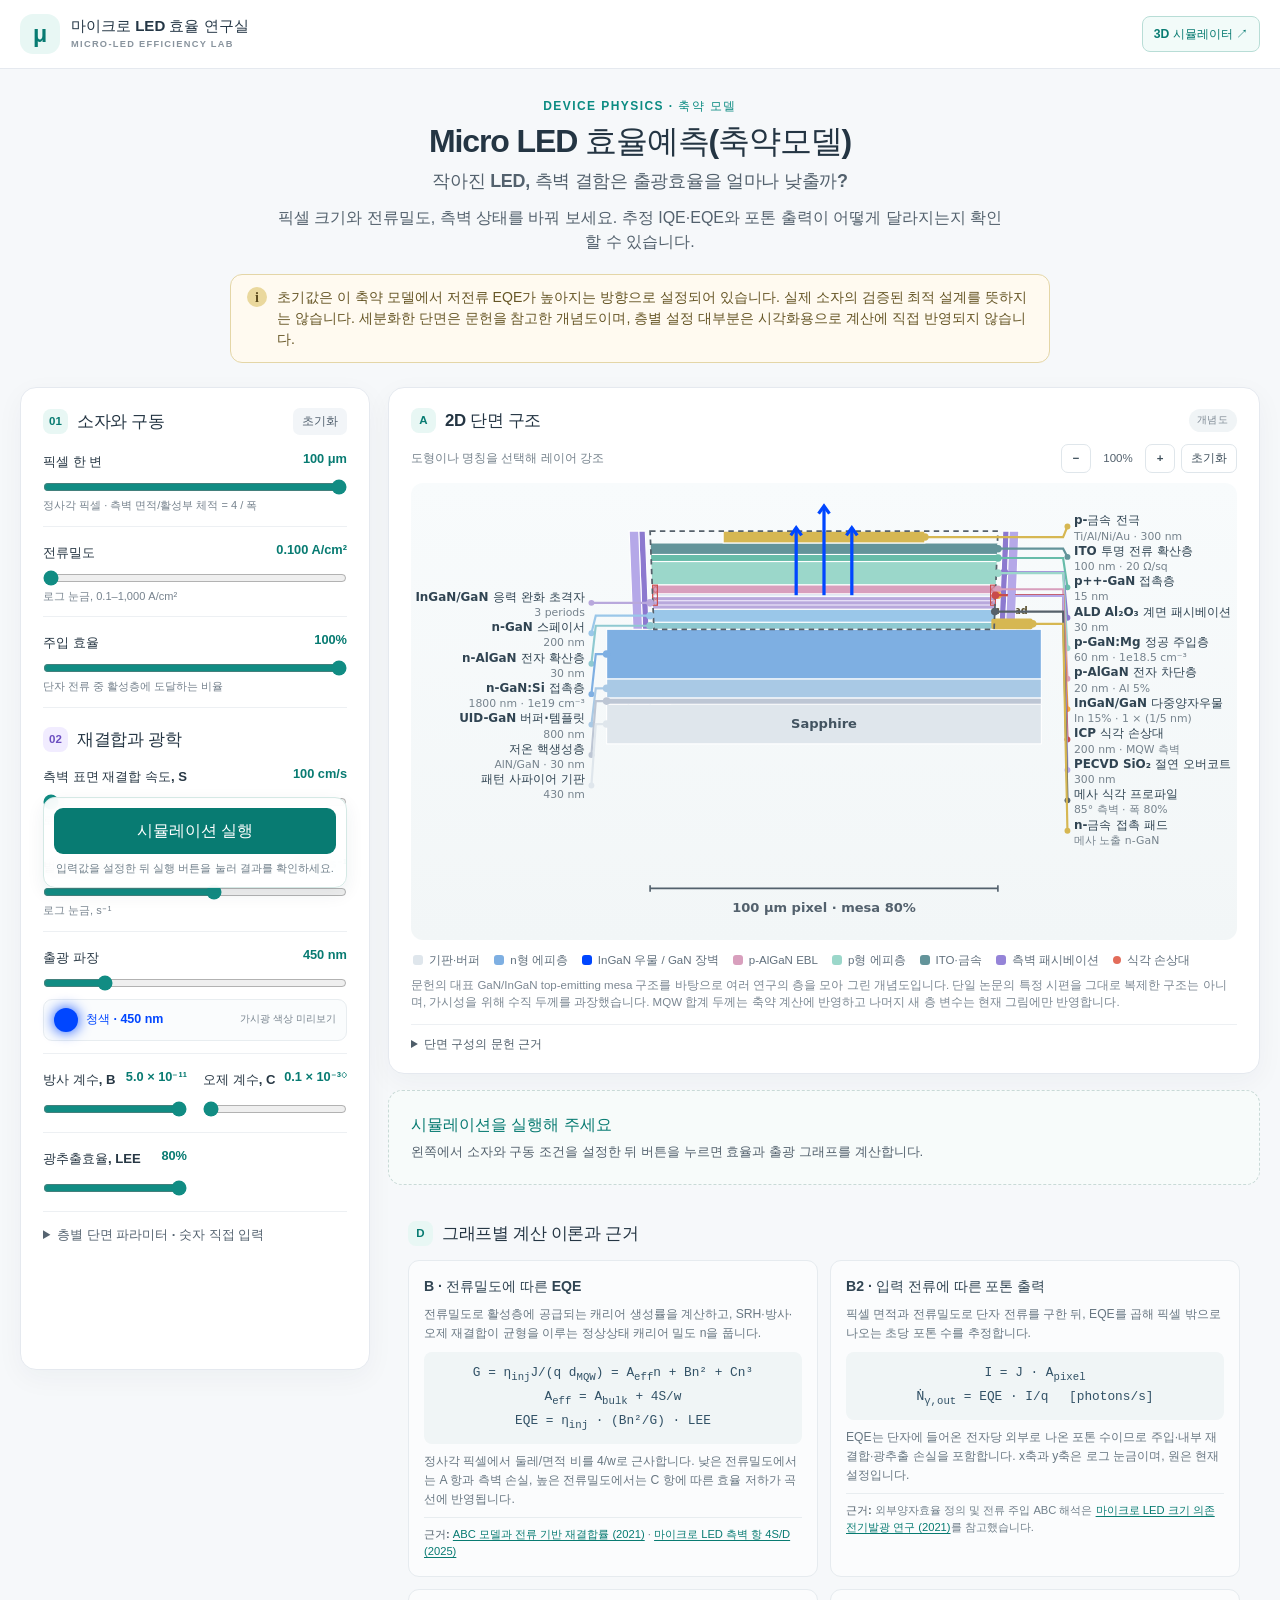
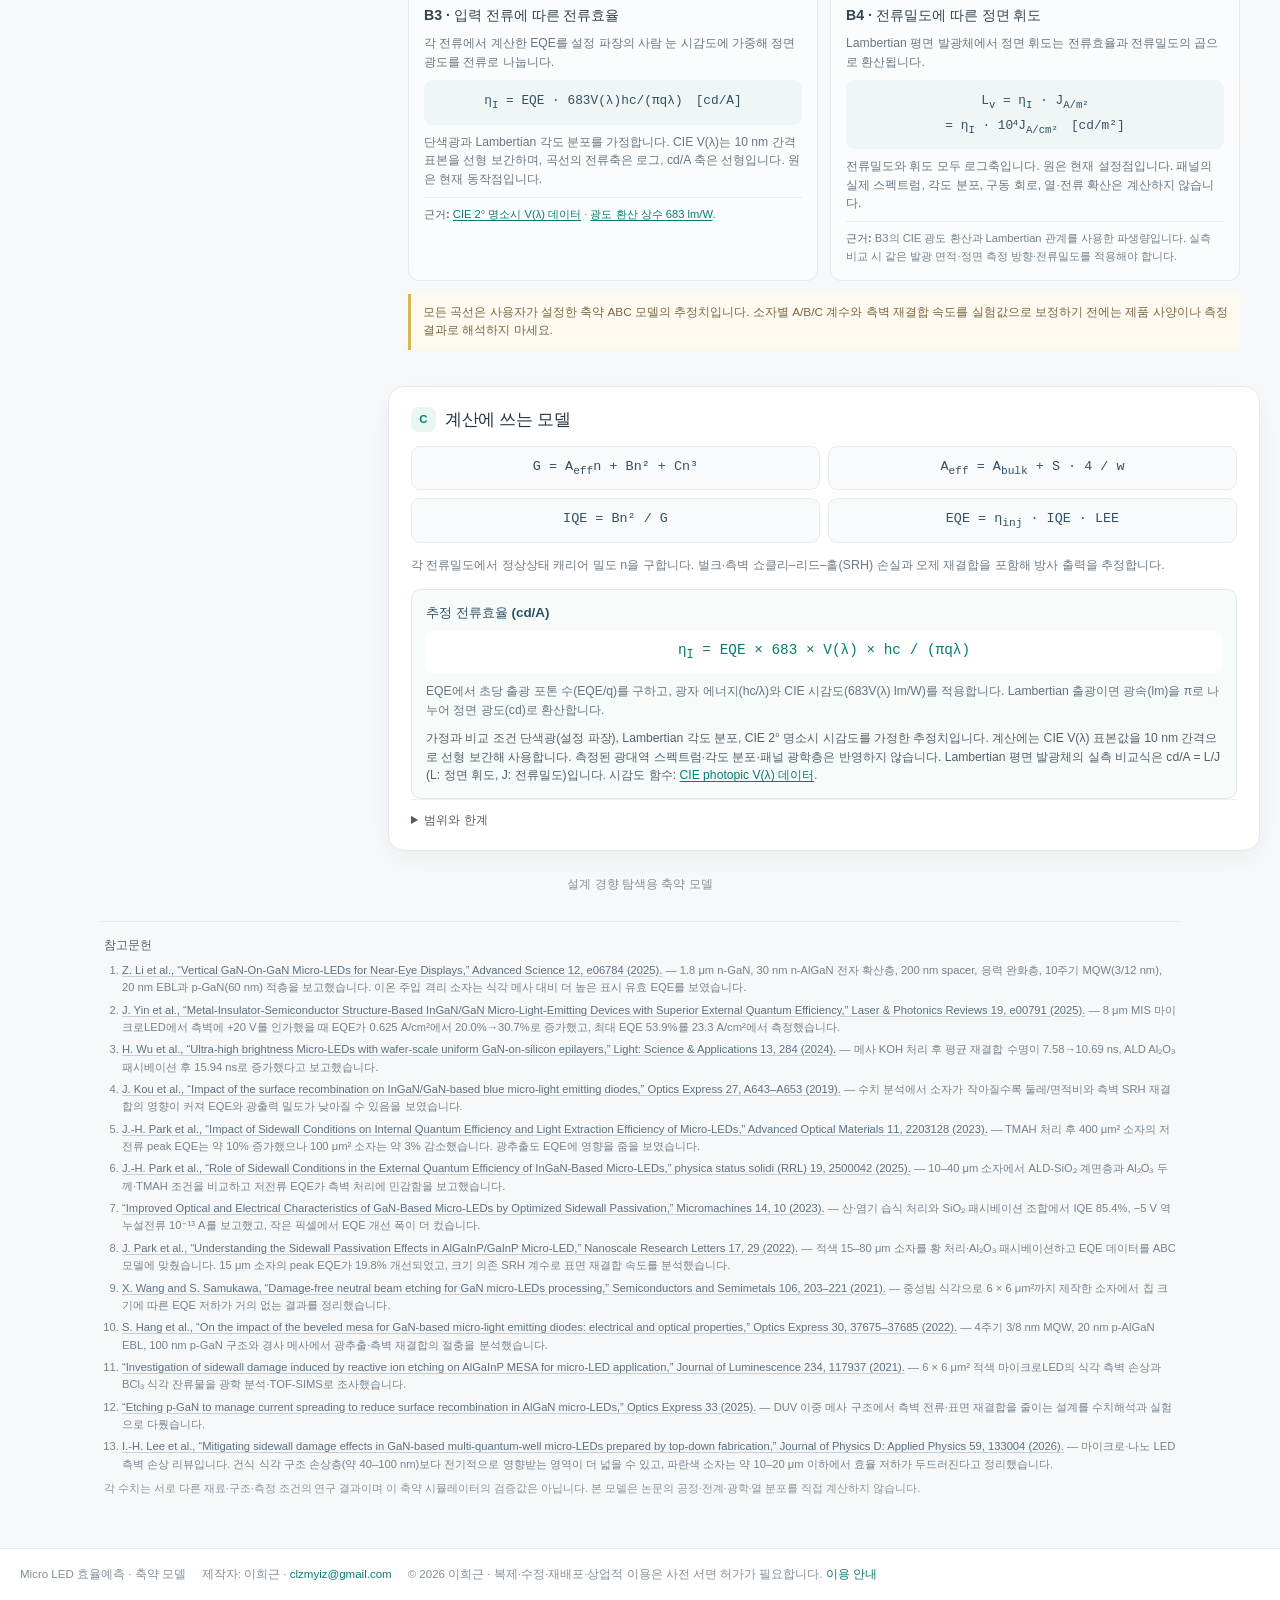
<file: site/index.html>
<!doctype html>
<html lang="ko">
<head>
<meta charset="utf-8">
<meta name="viewport" content="width=device-width, initial-scale=1">
<title>마이크로 LED 효율 시뮬레이터</title>
<meta name="description" content="마이크로 LED의 크기, 전류밀도, 표면 재결합 속도를 바꾸며 IQE·EQE와 포톤 출력을 계산해 보는 축약 모델입니다." data-en-content="A reduced model for exploring how micro-LED size, current density and surface recombination affect IQE, EQE and photon output.">
<meta name="theme-color" content="#2f6fed">
<link rel="stylesheet" href="app.css">
</head>
<body>
<nav class="nav"><div class="wrap">
  <a class="brand" href="./"><span class="brand-mark">μ</span><span class="bt"><b>마이크로 LED 효율 연구실</b><small>MICRO-LED EFFICIENCY LAB</small></span></a>
  <a class="nav-3d" href="3d/">3D 시뮬레이터 ↗</a>
</div></nav>

<main class="wrap led-page">
  <header class="led-intro">
    <p class="eyebrow" data-en="DEVICE PHYSICS · REDUCED MODEL">DEVICE PHYSICS · 축약 모델</p>
    <h1 data-en="Micro LED Efficiency Prediction (Reduced Model)">Micro LED 효율예측(축약모델)</h1>
    <p class="led-subtitle" data-en="How much do sidewall defects reduce the light output of smaller LEDs?">작아진 LED, 측벽 결함은 출광효율을 얼마나 낮출까?</p>
    <p class="lead" data-en="Change the pixel size, current density and sidewall quality. See how the estimated internal and external quantum efficiencies and photon output respond.">픽셀 크기와 전류밀도, 측벽 상태를 바꿔 보세요. 추정 IQE·EQE와 포톤 출력이 어떻게 달라지는지 확인할 수 있습니다.</p>
    <div class="model-note"><span class="note-icon">i</span><p data-en="The initial settings favor higher low-current EQE within this reduced model. They are not a validated optimum for a physical device. The detailed cross-section is literature-informed; most layer settings are visual and are not part of a calibrated TCAD model.">초기값은 이 축약 모델에서 저전류 EQE가 높아지는 방향으로 설정되어 있습니다. 실제 소자의 검증된 최적 설계를 뜻하지는 않습니다. 세분화한 단면은 문헌을 참고한 개념도이며, 층별 설정 대부분은 시각화용으로 계산에 직접 반영되지 않습니다.</p></div>
  </header>

  <section class="led-layout" aria-label="LED model controls and results">
    <aside class="panel led-controls">
      <div class="section-head"><div><span class="step">01</span><h2 data-en="Device &amp; drive">소자와 구동</h2></div><button id="reset" class="text-button" type="button" data-en="Reset">초기화</button></div>
      <div class="control-group">
        <label for="size" data-en="Pixel width">픽셀 한 변</label><output id="size-out" for="size"></output>
        <input id="size" type="range" min="1" max="100" step="1" value="100">
        <small data-en="Square pixel; sidewall area / active volume = 4 / width">정사각 픽셀 · 측벽 면적/활성부 체적 = 4 / 폭</small>
      </div>
      <div class="control-group">
        <label for="current" data-en="Current density">전류밀도</label><output id="current-out" for="current"></output>
        <input id="current" type="range" min="0" max="100" step="1" value="0">
        <small data-en="Log scale, 0.1–1,000 A/cm²">로그 눈금, 0.1–1,000 A/cm²</small>
      </div>
      <div class="control-group">
        <label for="injection" data-en="Injection efficiency">주입 효율</label><output id="injection-out" for="injection"></output>
        <input id="injection" type="range" min="50" max="100" step="1" value="100">
        <small data-en="Fraction of terminal current reaching the active region">단자 전류 중 활성층에 도달하는 비율</small>
      </div>

      <div class="section-head subhead"><div><span class="step">02</span><h2 data-en="Recombination &amp; optics">재결합과 광학</h2></div></div>
      <div class="control-group">
        <label for="srv" data-en="Sidewall recombination velocity, S">측벽 표면 재결합 속도, S</label><output id="srv-out" for="srv"></output>
        <input id="srv" type="range" min="2" max="6" step="0.05" value="2">
        <small data-en="Log scale, cm/s; lower values represent better passivation">로그 눈금, cm/s · 낮을수록 패시베이션이 좋다고 가정</small>
      </div>
      <div class="control-group">
        <label for="abulk" data-en="Bulk SRH coefficient, A">벌크 SRH 계수, A</label><output id="abulk-out" for="abulk"></output>
        <input id="abulk" type="range" min="5" max="8" step="0.00001" value="6.69897">
        <small data-en="Log scale, s⁻¹">로그 눈금, s⁻¹</small>
      </div>
      <div class="control-group">
        <label for="wavelength" data-en="Emission wavelength">출광 파장</label><output id="wavelength-out" for="wavelength"></output>
        <input id="wavelength" type="range" min="380" max="750" step="1" value="450">
        <div class="spectrum-preview"><span id="wavelength-swatch" aria-hidden="true"></span><strong id="wavelength-color">청색 · 450 nm</strong><small>가시광 색상 미리보기</small></div>
      </div>
      <div class="control-group split-control">
        <div><label for="bscale" data-en="Radiative coefficient, B">방사 계수, B</label><output id="bscale-out" for="bscale"></output><input id="bscale" type="range" min="0.5" max="5" step="0.1" value="5"></div>
        <div><label for="cscale" data-en="Auger coefficient, C">오제 계수, C</label><output id="cscale-out" for="cscale"></output><input id="cscale" type="range" min="0.1" max="10" step="0.1" value="0.1"></div>
      </div>
      <div class="control-group split-control">
        <div><label for="lee" data-en="Light extraction, LEE">광추출효율, LEE</label><output id="lee-out" for="lee"></output><input id="lee" type="range" min="5" max="80" step="1" value="80"></div>
      </div>
      <details class="advanced"><summary data-en="Layer stack parameters · numeric entry">층별 단면 파라미터 · 숫자 직접 입력</summary>
        <p class="advanced-intro">슬라이더 옆 숫자 칸에 값을 직접 입력할 수 있습니다. 도식상 두께는 비교가 쉽도록 과장했습니다. MQW의 well/barrier 합계와 소자 폭은 축약 모델에 반영하고, 나머지 층별 값은 구조 시각화용입니다.</p>
        <div class="control-group"><label for="substrate" data-en="Substrate thickness">사파이어 기판 두께</label><output id="substrate-out"></output><input id="substrate" type="range" min="50" max="1000" step="10" value="430"></div>
        <div class="control-group"><label for="mesa" data-en="Mesa width ratio">메사 폭 / 픽셀 폭</label><output id="mesa-out"></output><input id="mesa" type="range" min="40" max="95" step="1" value="80"></div>
        <div class="control-group"><label for="angle" data-en="Mesa sidewall angle">메사 측벽 각도</label><output id="angle-out"></output><input id="angle" type="range" min="70" max="90" step="1" value="85"></div>
        <div class="control-group"><label for="nucleation" data-en="Nucleation layer">저온 핵생성층</label><output id="nucleation-out"></output><input id="nucleation" type="range" min="10" max="100" step="5" value="30"></div>
        <div class="control-group"><label for="buffer" data-en="GaN buffer / template">GaN 버퍼·템플릿</label><output id="buffer-out"></output><input id="buffer" type="range" min="300" max="2000" step="50" value="800"></div>
        <div class="control-group"><label for="nlayer" data-en="n-GaN:Si thickness">n-GaN:Si 두께</label><output id="nlayer-out"></output><input id="nlayer" type="range" min="100" max="3000" step="50" value="1800"></div>
        <div class="control-group"><label for="ndoping" data-en="n-GaN donor concentration">n-GaN 도너 농도 log₁₀</label><output id="ndoping-out"></output><input id="ndoping" type="range" min="17" max="20" step="0.1" value="19"></div>
        <div class="control-group"><label for="esl" data-en="n-AlGaN electron spreading layer">n-AlGaN 전자 확산층</label><output id="esl-out"></output><input id="esl" type="range" min="0" max="100" step="5" value="30"></div>
        <div class="control-group"><label for="spacer" data-en="n-GaN spacer">n-GaN 스페이서</label><output id="spacer-out"></output><input id="spacer" type="range" min="0" max="300" step="10" value="200"></div>
        <div class="control-group"><label for="srl" data-en="Strain relaxation superlattice periods">응력 완화 초격자 주기</label><output id="srl-out"></output><input id="srl" type="range" min="0" max="8" step="1" value="3"></div>
        <div class="control-group"><label for="barrier" data-en="GaN barrier thickness">GaN 장벽 두께</label><output id="barrier-out"></output><input id="barrier" type="range" min="5" max="25" step="1" value="5"></div>
        <div class="control-group"><label for="well" data-en="InGaN quantum-well thickness">InGaN 양자우물 두께</label><output id="well-out"></output><input id="well" type="range" min="1" max="8" step="1" value="1"></div>
        <div class="control-group"><label for="wells" data-en="MQW periods">양자우물 주기 수</label><output id="wells-out"></output><input id="wells" type="range" min="1" max="12" step="1" value="1"></div>
        <div class="control-group"><label for="indium" data-en="Indium composition in wells">양자우물 인듐 조성</label><output id="indium-out"></output><input id="indium" type="range" min="8" max="35" step="1" value="15"></div>
        <div class="control-group"><label for="ebl" data-en="p-AlGaN electron blocking layer">p-AlGaN 전자 차단층</label><output id="ebl-out"></output><input id="ebl" type="range" min="5" max="50" step="1" value="20"></div>
        <div class="control-group"><label for="aluminum" data-en="Al fraction in EBL">EBL 알루미늄 조성</label><output id="aluminum-out"></output><input id="aluminum" type="range" min="5" max="40" step="1" value="5"></div>
        <div class="control-group"><label for="player" data-en="p-GaN:Mg thickness">p-GaN:Mg 두께</label><output id="player-out"></output><input id="player" type="range" min="40" max="300" step="5" value="60"></div>
        <div class="control-group"><label for="pdoping" data-en="p-GaN acceptor concentration">p-GaN 억셉터 농도 log₁₀</label><output id="pdoping-out"></output><input id="pdoping" type="range" min="17" max="20" step="0.1" value="18.5"></div>
        <div class="control-group"><label for="pcontact" data-en="p++ contact layer">p++ 접촉층</label><output id="pcontact-out"></output><input id="pcontact" type="range" min="5" max="50" step="1" value="15"></div>
        <div class="control-group"><label for="tco" data-en="ITO current spreading layer">ITO 전류 확산층</label><output id="tco-out"></output><input id="tco" type="range" min="20" max="300" step="5" value="100"></div>
        <div class="control-group"><label for="itoRs" data-en="ITO sheet resistance">ITO 면저항</label><output id="itoRs-out"></output><input id="itoRs" type="range" min="5" max="100" step="1" value="20"></div>
        <div class="control-group"><label for="metal" data-en="p-metal thickness">p-금속 전극 두께</label><output id="metal-out"></output><input id="metal" type="range" min="50" max="500" step="10" value="300"></div>
        <div class="control-group"><label for="alumina" data-en="ALD Al₂O₃ sidewall passivation">ALD Al₂O₃ 측벽막</label><output id="alumina-out"></output><input id="alumina" type="range" min="5" max="60" step="1" value="30"></div>
        <div class="control-group"><label for="sio2" data-en="PECVD SiO₂ overcoat">PECVD SiO₂ 덮개막</label><output id="sio2-out"></output><input id="sio2" type="range" min="50" max="500" step="10" value="300"></div>
        <div class="control-group"><label for="damage" data-en="Etch damage depth">식각 손상층 깊이</label><output id="damage-out"></output><input id="damage" type="range" min="20" max="1500" step="20" value="200"></div>
        <div class="computed-layer">모델 유효 활성층 두께 <strong id="active-out">—</strong><small>양자우물 수 × (well + barrier) · 전류밀도→캐리어 생성률 계산에 사용</small></div>
      </details>
      <div class="run-action">
        <button id="run-simulation" type="button">시뮬레이션 실행</button>
        <small id="run-status" role="status">입력값을 설정한 뒤 실행 버튼을 눌러 결과를 확인하세요.</small>
      </div>
    </aside>

    <div class="led-results">
      <section class="panel structure-panel">
        <div class="section-head"><div><span class="step">A</span><h2 data-en="2D cross-section">2D 단면 구조</h2></div><span class="micro-tag" data-en="SCHEMATIC">개념도</span></div>
        <div class="structure-tools" role="group" aria-label="단면 확대·축소">
          <span>도형이나 명칭을 선택해 레이어 강조</span>
          <div><button id="zoom-out" type="button" aria-label="단면 축소" title="축소">−</button><output id="zoom-level">100%</output><button id="zoom-in" type="button" aria-label="단면 확대" title="확대">+</button><button id="zoom-reset" type="button">초기화</button></div>
        </div>
        <div class="structure-graphic">
          <svg id="cross-section" viewBox="120 160 760 420" role="img" aria-labelledby="cross-title cross-desc">
            <title id="cross-title">마이크로 LED 에피택시·메사 단면 구조</title><desc id="cross-desc">사파이어부터 n-GaN, 전자 확산층, 스페이서, 응력 완화 초격자, 다중양자우물, 전자 차단층, p-GaN, ITO와 금속 전극까지의 단면입니다. 메사 측벽에는 식각 손상 영역과 이중 패시베이션막이 표시됩니다.</desc>
            <defs><pattern id="substrate-pattern" width="12" height="12" patternUnits="userSpaceOnUse"><path d="M0 12 12 0" stroke="#9ba7b2" stroke-width="1" opacity=".3"/></pattern><pattern id="damage-pattern" width="6" height="6" patternUnits="userSpaceOnUse"><path d="M0 0 6 6M6 0 0 6" stroke="#c94b4b" stroke-width="1" opacity=".55"/></pattern></defs>
            <g id="device-layers"></g><g id="sidewall-structure"></g><g id="device-callouts"></g>
            <g id="photon-arrows" class="photon" fill="none" stroke="#e4a42e" stroke-width="3"></g>
            <path id="mesa-dimension" d="M350 530v6m0-3h240m0-3v6" stroke="#53616d" stroke-width="1.5"/><text id="size-label" x="500" y="555" text-anchor="middle" class="svg-dim">10 μm mesa</text>
          </svg>
        </div>
        <div class="legend-row"><span><i class="swatch sw-substrate"></i>기판·버퍼</span><span><i class="swatch sw-n"></i>n형 에피층</span><span><i id="active-swatch" class="swatch sw-active"></i>InGaN 우물 / GaN 장벽</span><span><i class="swatch sw-ebl"></i>p-AlGaN EBL</span><span><i class="swatch sw-p"></i>p형 에피층</span><span><i class="swatch sw-contact"></i>ITO·금속</span><span><i class="swatch sw-pass"></i>측벽 패시베이션</span><span><i class="swatch sw-defect"></i>식각 손상대</span></div>
        <p class="structure-caption">문헌의 대표 GaN/InGaN top-emitting mesa 구조를 바탕으로 여러 연구의 층을 모아 그린 개념도입니다. 단일 논문의 특정 시편을 그대로 복제한 구조는 아니며, 가시성을 위해 수직 두께를 과장했습니다. MQW 합계 두께는 축약 계산에 반영하고 나머지 새 층 변수는 현재 그림에만 반영합니다.</p>
        <details class="structure-sources"><summary>단면 구성의 문헌 근거</summary><ul>
          <li><a href="https://doi.org/10.1002/advs.202506784" target="_blank" rel="noreferrer">Vertical GaN-on-GaN Micro-LEDs for Near-Eye Displays (Advanced Science, 2025)</a> — n-AlGaN 전자 확산층, n-GaN 스페이서, 응력 완화 초격자, MQW/EBL, ITO 및 Al₂O₃/SiO₂ 이중 측벽막.</li>
          <li><a href="https://doi.org/10.1002/lpor.202500791" target="_blank" rel="noreferrer">Metal-Insulator-Semiconductor Structure-Based InGaN/GaN Micro-LEDs (Laser &amp; Photonics Reviews, 2025)</a> — n-GaN/초격자/9주기 MQW/p-AlGaN EBL/p-GaN/ITO 적층과 절연 측벽 구조.</li>
          <li><a href="https://www.nature.com/articles/s41377-024-01639-3" target="_blank" rel="noreferrer">Ultra-high brightness Micro-LEDs with wafer-scale uniform GaN-on-silicon epilayers (Light: Science &amp; Applications, 2024)</a> — 메사 식각·세정과 ALD Al₂O₃ 측벽 결함 패시베이션 분석.</li>
        </ul></details>
      </section>

      <section id="run-prompt" class="panel run-prompt" aria-live="polite">
        <strong>시뮬레이션을 실행해 주세요</strong>
        <span>왼쪽에서 소자와 구동 조건을 설정한 뒤 버튼을 누르면 효율과 출광 그래프를 계산합니다.</span>
      </section>
      <div id="sim-results" class="sim-results" hidden>
      <section class="stats led-stats" aria-live="polite">
        <article class="stat-card stat-primary"><span data-en="External quantum efficiency · EQE">외부양자효율 · EQE</span><strong id="eqe-value">—</strong><small data-en="photons out / electrons in">출광 포톤 / 주입 전자</small></article>
        <article class="stat-card"><span data-en="Internal quantum efficiency · IQE">내부양자효율 · IQE</span><strong id="iqe-value">—</strong><small data-en="radiative recombination share">방사 재결합 비율</small></article>
        <article class="stat-card"><span data-en="Photon output">포톤 출력</span><strong id="photon-value">—</strong><small data-en="photons per second">초당 포톤 수</small></article>
        <article class="stat-card"><span data-en="Optical power">광출력</span><strong id="power-value">—</strong><small id="current-value">—</small></article>
      </section>

      <div class="chart-pair">
      <section class="panel chart-panel">
        <div class="section-head"><div><span class="step">B</span><h2 data-en="Efficiency vs. current density">전류밀도에 따른 효율</h2></div><span class="chart-legend"><i></i><span data-en="EQE">EQE</span></span></div>
        <p class="chart-intro" data-en="The dot marks the current setting. Lower pixels are more sensitive to the same sidewall recombination velocity.">점은 현재 설정입니다. 같은 측벽 재결합 속도에서도 픽셀이 작을수록 표면 손실 영향이 커집니다.</p>
        <canvas id="eqe-chart" aria-label="전류밀도에 따른 EQE 그래프"></canvas>
        <div class="chart-foot"><span data-en="Current density (A/cm²) · log scale">전류밀도 (A/cm²) · 로그 눈금</span><span id="surface-loss">—</span></div>
      </section>

      <section class="panel chart-panel">
        <div class="section-head"><div><span class="step">B2</span><h2 data-en="Photon output vs. input current">입력 전류에 따른 포톤 출광</h2></div><span class="chart-legend photon-legend"><i></i><span data-en="Photons / second">포톤 / 초</span></span></div>
        <p class="chart-intro" data-en="This is the estimated external photon rate leaving the pixel. The dot marks the selected operating point.">픽셀 밖으로 나오는 외부 포톤률 추정치입니다. 점은 선택한 동작 지점을 표시합니다.</p>
        <canvas id="photon-chart" aria-label="입력 전류에 따른 포톤 출력 그래프"></canvas>
        <div class="chart-foot"><span data-en="Input current (A) · log scale">입력 전류 (A) · 로그 눈금</span><span data-en="Output photons / second · log scale">출광 포톤 / 초 · 로그 눈금</span></div>
      </section>
      </div>

      <div class="chart-pair">
      <section class="panel chart-panel current-efficiency-panel">
        <div class="section-head"><div><span class="step">B3</span><h2 data-en="Predicted current efficiency vs. input current">입력 전류에 따른 Cd/A 예측치</h2></div><span class="chart-legend current-efficiency-legend"><i></i><span>cd/A</span></span></div>
        <p class="chart-intro" data-en="Estimated from EQE and the selected wavelength, assuming monochromatic Lambertian emission. The dot marks the selected operating point.">EQE와 설정 파장으로 계산한 추정치입니다. 단색광·Lambertian 출광을 가정하며, 점은 현재 동작 지점을 표시합니다.</p>
        <canvas id="current-efficiency-chart" aria-label="입력 전류에 따른 추정 전류효율 cd/A 그래프"></canvas>
        <div class="chart-foot"><span data-en="Input current (A) · log scale">입력 전류 (A) · 로그 눈금</span><span data-en="Current efficiency (cd/A) · linear scale">전류효율 (cd/A) · 선형 눈금</span></div>
      </section>
      <section class="panel chart-panel luminance-panel">
        <div class="section-head"><div><span class="step">B4</span><h2 data-en="Predicted luminance vs. current density">전류밀도에 따른 정면 휘도</h2></div><span class="chart-legend luminance-legend"><i></i><span>cd/m²</span></span></div>
        <p class="chart-intro" data-en="Estimated normal luminance using L = current efficiency × current density. Current density is converted to A/m²; Lambertian emission is assumed.">L = 전류효율 × 전류밀도 관계로 추정한 정면 휘도입니다. 계산 시 전류밀도를 A/m²로 환산하고 Lambertian 출광을 가정합니다.</p>
        <canvas id="luminance-chart" aria-label="전류밀도에 따른 추정 정면 휘도 그래프"></canvas>
        <div class="chart-foot"><span data-en="Current density (A/cm²) · log scale">전류밀도 (A/cm²) · 로그 눈금</span><span data-en="Normal luminance (cd/m²) · log scale">정면 휘도 (cd/m²) · 로그 눈금</span></div>
      </section>
      </div>
      </div>

      <section class="panel graph-methods" aria-labelledby="graph-methods-title">
        <div class="section-head"><div><span class="step">D</span><h2 id="graph-methods-title">그래프별 계산 이론과 근거</h2></div></div>
        <div class="graph-method-grid">
          <article class="graph-method">
            <h3>B · 전류밀도에 따른 EQE</h3>
            <p>전류밀도로 활성층에 공급되는 캐리어 생성률을 계산하고, SRH·방사·오제 재결합이 균형을 이루는 정상상태 캐리어 밀도 n을 풉니다.</p>
            <code>G = η<sub>inj</sub>J/(q d<sub>MQW</sub>) = A<sub>eff</sub>n + Bn² + Cn³<br>A<sub>eff</sub> = A<sub>bulk</sub> + 4S/w<br>EQE = η<sub>inj</sub> · (Bn²/G) · LEE</code>
            <p>정사각 픽셀에서 둘레/면적 비를 4/w로 근사합니다. 낮은 전류밀도에서는 A 항과 측벽 손실, 높은 전류밀도에서는 C 항에 따른 효율 저하가 곡선에 반영됩니다.</p>
            <p class="graph-method-source"><strong>근거:</strong> <a href="https://pmc.ncbi.nlm.nih.gov/articles/PMC8064358/" target="_blank" rel="noreferrer">ABC 모델과 전류 기반 재결합률 (2021)</a> · <a href="https://onlinelibrary.wiley.com/doi/10.1002/lpor.202500791" target="_blank" rel="noreferrer">마이크로 LED 측벽 항 4S/D (2025)</a></p>
          </article>
          <article class="graph-method">
            <h3>B2 · 입력 전류에 따른 포톤 출력</h3>
            <p>픽셀 면적과 전류밀도로 단자 전류를 구한 뒤, EQE를 곱해 픽셀 밖으로 나오는 초당 포톤 수를 추정합니다.</p>
            <code>I = J · A<sub>pixel</sub><br>Ṅ<sub>γ,out</sub> = EQE · I/q 　[photons/s]</code>
            <p>EQE는 단자에 들어온 전자당 외부로 나온 포톤 수이므로 주입·내부 재결합·광추출 손실을 포함합니다. x축과 y축은 로그 눈금이며, 원은 현재 설정입니다.</p>
            <p class="graph-method-source"><strong>근거:</strong> 외부양자효율 정의 및 전류 주입 ABC 해석은 <a href="https://pmc.ncbi.nlm.nih.gov/articles/PMC8064358/" target="_blank" rel="noreferrer">마이크로 LED 크기 의존 전기발광 연구 (2021)</a>를 참고했습니다.</p>
          </article>
          <article class="graph-method">
            <h3>B3 · 입력 전류에 따른 전류효율</h3>
            <p>각 전류에서 계산한 EQE를 설정 파장의 사람 눈 시감도에 가중해 정면 광도를 전류로 나눕니다.</p>
            <code>η<sub>I</sub> = EQE · 683V(λ)hc/(πqλ)　[cd/A]</code>
            <p>단색광과 Lambertian 각도 분포를 가정합니다. CIE V(λ)는 10 nm 간격 표본을 선형 보간하며, 곡선의 전류축은 로그, cd/A 축은 선형입니다. 원은 현재 동작점입니다.</p>
            <p class="graph-method-source"><strong>근거:</strong> <a href="https://cie.co.at/datatable/cie-spectral-luminous-efficiency-photopic-vision" target="_blank" rel="noreferrer">CIE 2° 명소시 V(λ) 데이터</a> · <a href="https://cie.co.at/eilvterm/17-21-090" target="_blank" rel="noreferrer">광도 환산 상수 683 lm/W</a>.</p>
          </article>
          <article class="graph-method">
            <h3>B4 · 전류밀도에 따른 정면 휘도</h3>
            <p>Lambertian 평면 발광체에서 정면 휘도는 전류효율과 전류밀도의 곱으로 환산됩니다.</p>
            <code>L<sub>v</sub> = η<sub>I</sub> · J<sub>A/m²</sub><br>= η<sub>I</sub> · 10⁴J<sub>A/cm²</sub>　[cd/m²]</code>
            <p>전류밀도와 휘도 모두 로그축입니다. 원은 현재 설정점입니다. 패널의 실제 스펙트럼, 각도 분포, 구동 회로, 열·전류 확산은 계산하지 않습니다.</p>
            <p class="graph-method-source"><strong>근거:</strong> B3의 CIE 광도 환산과 Lambertian 관계를 사용한 파생량입니다. 실측 비교 시 같은 발광 면적·정면 측정 방향·전류밀도를 적용해야 합니다.</p>
          </article>
        </div>
        <p class="graph-method-limit">모든 곡선은 사용자가 설정한 축약 ABC 모델의 추정치입니다. 소자별 A/B/C 계수와 측벽 재결합 속도를 실험값으로 보정하기 전에는 제품 사양이나 측정 결과로 해석하지 마세요.</p>
      </section>

      <section class="panel equation-panel">
        <div class="section-head"><div><span class="step">C</span><h2 data-en="What the model calculates">계산에 쓰는 모델</h2></div></div>
        <div class="equations"><code>G = A<sub>eff</sub>n + Bn² + Cn³</code><code>A<sub>eff</sub> = A<sub>bulk</sub> + S · 4 / w</code><code>IQE = Bn² / G</code><code>EQE = η<sub>inj</sub> · IQE · LEE</code></div>
        <p data-en="At each current density, the model solves for the steady-state carrier density n. It then estimates radiative output, including bulk and sidewall Shockley–Read–Hall losses and Auger recombination.">각 전류밀도에서 정상상태 캐리어 밀도 n을 구합니다. 벌크·측벽 쇼클리–리드–홀(SRH) 손실과 오제 재결합을 포함해 방사 출력을 추정합니다.</p>
        <div class="photometric-note">
          <h3 data-en="Estimated current efficiency (cd/A)">추정 전류효율 (cd/A)</h3>
          <code>η<sub>I</sub> = EQE × 683 × V(λ) × hc / (πqλ)</code>
          <p>EQE에서 초당 출광 포톤 수(EQE/q)를 구하고, 광자 에너지(hc/λ)와 CIE 시감도(683V(λ) lm/W)를 적용합니다. Lambertian 출광이면 광속(lm)을 π로 나누어 정면 광도(cd)로 환산합니다.</p>
          <p class="photometric-assumptions"><strong>가정과 비교 조건</strong> 단색광(설정 파장), Lambertian 각도 분포, CIE 2° 명소시 시감도를 가정한 추정치입니다. 계산에는 CIE V(λ) 표본값을 10 nm 간격으로 선형 보간해 사용합니다. 측정된 광대역 스펙트럼·각도 분포·패널 광학층은 반영하지 않습니다. Lambertian 평면 발광체의 실측 비교식은 cd/A = L/J (L: 정면 휘도, J: 전류밀도)입니다. 시감도 함수: <a href="https://cie.co.at/datatable/cie-spectral-luminous-efficiency-photopic-vision" target="_blank" rel="noreferrer">CIE photopic V(λ) 데이터</a>.</p>
        </div>
        <details class="limits"><summary data-en="Scope and limitations">범위와 한계</summary><ul>
          <li data-en="Uniform carrier density and current spreading are assumed. Leakage, self-heating, polarization fields, photon recycling and wavelength-dependent extraction are not solved.">캐리어 밀도와 전류가 균일하다고 가정합니다. 누설, 발열, 분극 전계, 광자 재활용, 파장별 광추출은 계산하지 않습니다.</li>
          <li data-en="The square-pixel perimeter/area term is a first-order geometry estimate. Nanowire or non-square devices need a matching geometry model.">정사각 픽셀의 둘레/면적 항은 1차 형상 근사입니다. 나노와이어나 비정사각 소자는 형상에 맞게 모델을 바꿔야 합니다.</li>
          <li data-en="IQE, injection efficiency and light extraction efficiency are distinct. EQE combines all three; measured EQE data should be used to calibrate this model.">IQE·주입 효율·광추출효율은 서로 다른 값입니다. EQE는 세 요소를 결합하며, 모델 보정에는 측정 EQE가 필요합니다.</li>
        </ul></details>
      </section>
    </div>
  </section>
  <p class="page-credit">설계 경향 탐색용 축약 모델</p>
  <section class="research-references" aria-labelledby="research-references-title">
    <h2 id="research-references-title">참고문헌</h2>
    <ol>
      <li><a href="https://doi.org/10.1002/advs.202506784" target="_blank" rel="noreferrer">Z. Li et al., “Vertical GaN-On-GaN Micro-LEDs for Near-Eye Displays,” Advanced Science 12, e06784 (2025).</a> — 1.8 μm n-GaN, 30 nm n-AlGaN 전자 확산층, 200 nm spacer, 응력 완화층, 10주기 MQW(3/12 nm), 20 nm EBL과 p-GaN(60 nm) 적층을 보고했습니다. 이온 주입 격리 소자는 식각 메사 대비 더 높은 표시 유효 EQE를 보였습니다.</li>
      <li><a href="https://doi.org/10.1002/lpor.202500791" target="_blank" rel="noreferrer">J. Yin et al., “Metal-Insulator-Semiconductor Structure-Based InGaN/GaN Micro-Light-Emitting Devices with Superior External Quantum Efficiency,” Laser &amp; Photonics Reviews 19, e00791 (2025).</a> — 8 μm MIS 마이크로LED에서 측벽에 +20 V를 인가했을 때 EQE가 0.625 A/cm²에서 20.0%→30.7%로 증가했고, 최대 EQE 53.9%를 23.3 A/cm²에서 측정했습니다.</li>
      <li><a href="https://doi.org/10.1038/s41377-024-01639-3" target="_blank" rel="noreferrer">H. Wu et al., “Ultra-high brightness Micro-LEDs with wafer-scale uniform GaN-on-silicon epilayers,” Light: Science &amp; Applications 13, 284 (2024).</a> — 메사 KOH 처리 후 평균 재결합 수명이 7.58→10.69 ns, ALD Al₂O₃ 패시베이션 후 15.94 ns로 증가했다고 보고했습니다.</li>
      <li><a href="https://doi.org/10.1364/OE.27.00A643" target="_blank" rel="noreferrer">J. Kou et al., “Impact of the surface recombination on InGaN/GaN-based blue micro-light emitting diodes,” Optics Express 27, A643–A653 (2019).</a> — 수치 분석에서 소자가 작아질수록 둘레/면적비와 측벽 SRH 재결합의 영향이 커져 EQE와 광출력 밀도가 낮아질 수 있음을 보였습니다.</li>
      <li><a href="https://doi.org/10.1002/adom.202203128" target="_blank" rel="noreferrer">J.-H. Park et al., “Impact of Sidewall Conditions on Internal Quantum Efficiency and Light Extraction Efficiency of Micro-LEDs,” Advanced Optical Materials 11, 2203128 (2023).</a> — TMAH 처리 후 400 μm² 소자의 저전류 peak EQE는 약 10% 증가했으나 100 μm² 소자는 약 3% 감소했습니다. 광추출도 EQE에 영향을 줌을 보였습니다.</li>
      <li><a href="https://doi.org/10.1002/pssr.202500042" target="_blank" rel="noreferrer">J.-H. Park et al., “Role of Sidewall Conditions in the External Quantum Efficiency of InGaN-Based Micro-LEDs,” physica status solidi (RRL) 19, 2500042 (2025).</a> — 10–40 μm 소자에서 ALD-SiO₂ 계면층과 Al₂O₃ 두께·TMAH 조건을 비교하고 저전류 EQE가 측벽 처리에 민감함을 보고했습니다.</li>
      <li><a href="https://doi.org/10.3390/mi14010010" target="_blank" rel="noreferrer">“Improved Optical and Electrical Characteristics of GaN-Based Micro-LEDs by Optimized Sidewall Passivation,” Micromachines 14, 10 (2023).</a> — 산·염기 습식 처리와 SiO₂ 패시베이션 조합에서 IQE 85.4%, −5 V 역누설전류 10⁻¹³ A를 보고했고, 작은 픽셀에서 EQE 개선 폭이 더 컸습니다.</li>
      <li><a href="https://doi.org/10.1186/s11671-022-03669-5" target="_blank" rel="noreferrer">J. Park et al., “Understanding the Sidewall Passivation Effects in AlGaInP/GaInP Micro-LED,” Nanoscale Research Letters 17, 29 (2022).</a> — 적색 15–80 μm 소자를 황 처리·Al₂O₃ 패시베이션하고 EQE 데이터를 ABC 모델에 맞췄습니다. 15 μm 소자의 peak EQE가 19.8% 개선되었고, 크기 의존 SRH 계수로 표면 재결합 속도를 분석했습니다.</li>
      <li><a href="https://doi.org/10.1016/bs.semsem.2020.12.001" target="_blank" rel="noreferrer">X. Wang and S. Samukawa, “Damage-free neutral beam etching for GaN micro-LEDs processing,” Semiconductors and Semimetals 106, 203–221 (2021).</a> — 중성빔 식각으로 6 × 6 μm²까지 제작한 소자에서 칩 크기에 따른 EQE 저하가 거의 없는 결과를 정리했습니다.</li>
      <li><a href="https://doi.org/10.1364/OE.470703" target="_blank" rel="noreferrer">S. Hang et al., “On the impact of the beveled mesa for GaN-based micro-light emitting diodes: electrical and optical properties,” Optics Express 30, 37675–37685 (2022).</a> — 4주기 3/8 nm MQW, 20 nm p-AlGaN EBL, 100 nm p-GaN 구조와 경사 메사에서 광추출·측벽 재결합의 절충을 분석했습니다.</li>
      <li><a href="https://doi.org/10.1016/j.jlumin.2021.117937" target="_blank" rel="noreferrer">“Investigation of sidewall damage induced by reactive ion etching on AlGaInP MESA for micro-LED application,” Journal of Luminescence 234, 117937 (2021).</a> — 6 × 6 μm² 적색 마이크로LED의 식각 측벽 손상과 BCl₃ 식각 잔류물을 광학 분석·TOF-SIMS로 조사했습니다.</li>
      <li><a href="https://doi.org/10.1364/OE.569308" target="_blank" rel="noreferrer">“Etching p-GaN to manage current spreading to reduce surface recombination in AlGaN micro-LEDs,” Optics Express 33 (2025).</a> — DUV 이중 메사 구조에서 측벽 전류·표면 재결합을 줄이는 설계를 수치해석과 실험으로 다뤘습니다.</li>
      <li><a href="https://doi.org/10.1088/1361-6463/ae553e" target="_blank" rel="noreferrer">I.-H. Lee et al., “Mitigating sidewall damage effects in GaN-based multi-quantum-well micro-LEDs prepared by top-down fabrication,” Journal of Physics D: Applied Physics 59, 133004 (2026).</a> — 마이크로·나노 LED 측벽 손상 리뷰입니다. 건식 식각 구조 손상층(약 40–100 nm)보다 전기적으로 영향받는 영역이 더 넓을 수 있고, 파란색 소자는 약 10–20 μm 이하에서 효율 저하가 두드러진다고 정리했습니다.</li>
    </ol>
    <p>각 수치는 서로 다른 재료·구조·측정 조건의 연구 결과이며 이 축약 시뮬레이터의 검증값은 아닙니다. 본 모델은 논문의 공정·전계·광학·열 분포를 직접 계산하지 않습니다.</p>
  </section>
</main>

<footer><div class="wrap"><span>Micro LED 효율예측 · 축약 모델</span><span>제작자: 이희근 · <a href="mailto:clzmyiz@gmail.com">clzmyiz@gmail.com</a></span><span>© 2026 이희근 · 복제·수정·재배포·상업적 이용은 사전 서면 허가가 필요합니다. <a href="https://github.com/heekeunlee/microled-efficiency-simulator/blob/main/COPYRIGHT.md" target="_blank" rel="noreferrer">이용 안내</a></span></div></footer>
<script src="app.js"></script>
</body>
</html>
</file>
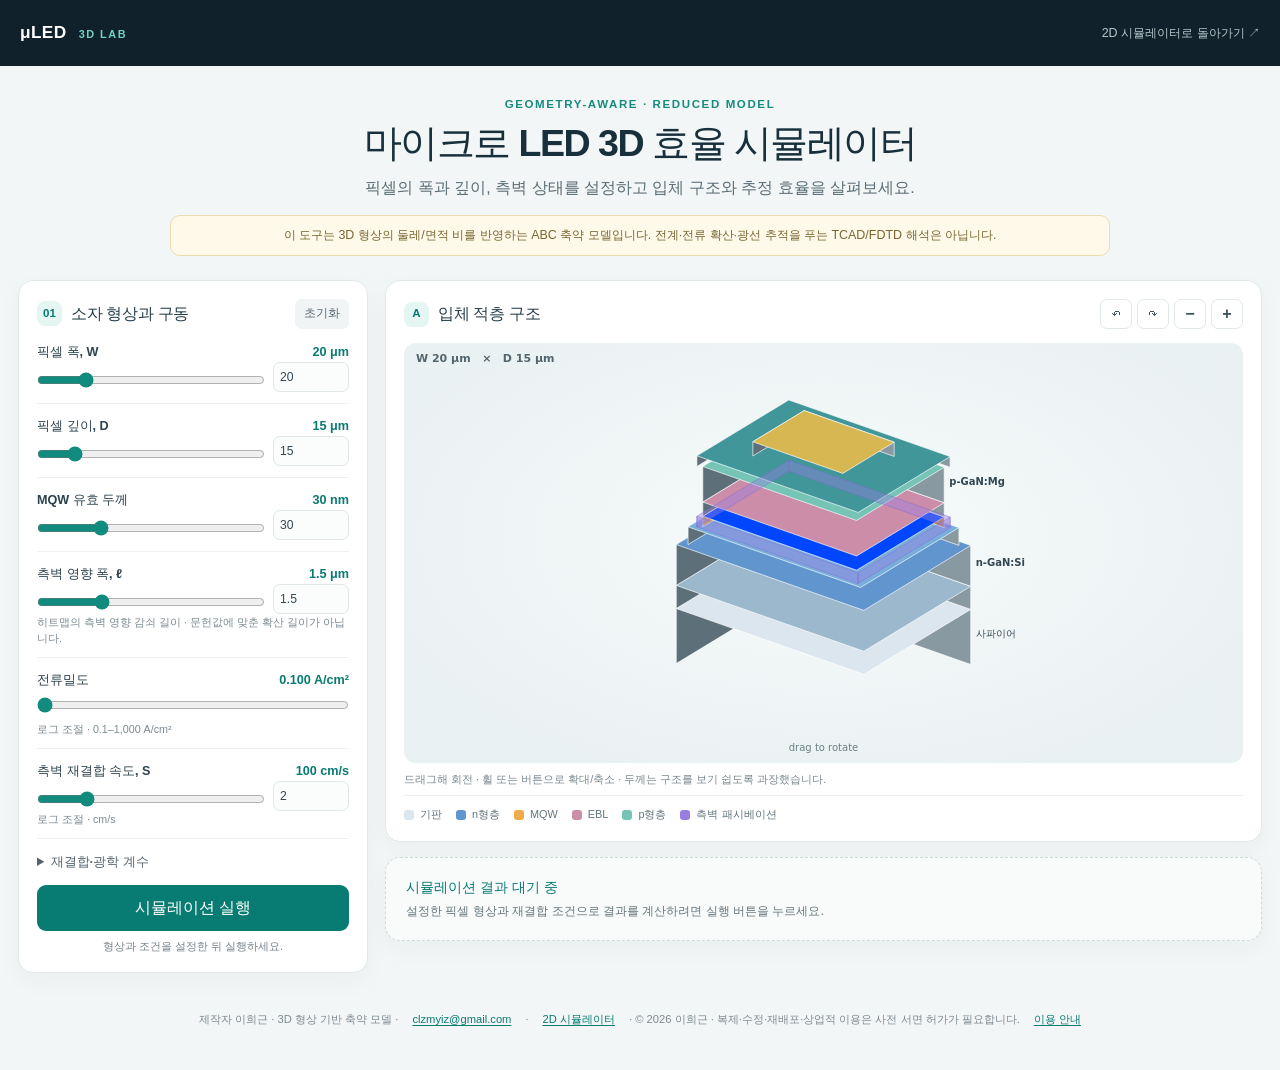
<file: site/3d/index.html>
<!doctype html>
<html lang="ko">
<head>
  <meta charset="utf-8">
  <meta name="viewport" content="width=device-width, initial-scale=1">
  <meta name="theme-color" content="#10212b">
  <meta name="description" content="픽셀 폭과 깊이, 측벽 재결합을 반영하는 마이크로 LED 3D 형상 기반 축약 시뮬레이터">
  <title>Micro LED 3D 효율 시뮬레이터</title>
  <link rel="stylesheet" href="app.css">
</head>
<body>
  <header class="topbar"><a class="brand" href="../">μLED <span>3D LAB</span></a><a class="back-link" href="../">2D 시뮬레이터로 돌아가기 ↗</a></header>
  <main class="shell">
    <section class="intro">
      <p class="eyebrow">GEOMETRY-AWARE · REDUCED MODEL</p>
      <h1>마이크로 LED 3D 효율 시뮬레이터</h1>
      <p>픽셀의 폭과 깊이, 측벽 상태를 설정하고 입체 구조와 추정 효율을 살펴보세요.</p>
      <div class="model-note">이 도구는 3D 형상의 둘레/면적 비를 반영하는 ABC 축약 모델입니다. 전계·전류 확산·광선 추적을 푸는 TCAD/FDTD 해석은 아닙니다.</div>
    </section>

    <section class="workspace">
      <aside class="panel controls">
        <div class="panel-heading"><div><span class="step">01</span><h2>소자 형상과 구동</h2></div><button id="reset" class="quiet" type="button">초기화</button></div>
        <div class="field"><label for="width">픽셀 폭, W <output id="width-out"></output></label><div class="range-number"><input id="width" type="range" min="1" max="100" step="1" value="20"><input class="numeric" type="number" min="1" max="100" step="1" value="20" aria-label="픽셀 폭 μm"></div></div>
        <div class="field"><label for="depth">픽셀 깊이, D <output id="depth-out"></output></label><div class="range-number"><input id="depth" type="range" min="1" max="100" step="1" value="15"><input class="numeric" type="number" min="1" max="100" step="1" value="15" aria-label="픽셀 깊이 μm"></div></div>
        <div class="field"><label for="active">MQW 유효 두께 <output id="active-out"></output></label><div class="range-number"><input id="active" type="range" min="5" max="100" step="1" value="30"><input class="numeric" type="number" min="5" max="100" step="1" value="30" aria-label="MQW 유효 두께 nm"></div></div>
        <div class="field"><label for="edge-length">측벽 영향 폭, ℓ <output id="edge-length-out"></output></label><div class="range-number"><input id="edge-length" type="range" min="0.2" max="5" step="0.1" value="1.5"><input class="numeric" type="number" min="0.2" max="5" step="0.1" value="1.5" aria-label="측벽 영향 폭 μm"></div><small>히트맵의 측벽 영향 감쇠 길이 · 문헌값에 맞춘 확산 길이가 아닙니다.</small></div>
        <div class="field"><label for="density">전류밀도 <output id="density-out"></output></label><input id="density" type="range" min="0" max="100" step="1" value="0"><small>로그 조절 · 0.1–1,000 A/cm²</small></div>
        <div class="field"><label for="srv">측벽 재결합 속도, S <output id="srv-out"></output></label><div class="range-number"><input id="srv" type="range" min="1" max="6" step="0.05" value="2"><input class="numeric" type="number" min="1" max="6" step="0.05" value="2" aria-label="측벽 재결합 속도 log₁₀ cm/s"></div><small>로그 조절 · cm/s</small></div>
        <details class="advanced"><summary>재결합·광학 계수</summary>
          <div class="field"><label for="abulk">벌크 SRH 계수, A <output id="abulk-out"></output></label><div class="range-number"><input id="abulk" type="range" min="5" max="8" step="0.00001" value="6.69897"><input class="numeric" type="number" min="5" max="8" step="0.00001" value="6.69897" aria-label="벌크 SRH 계수 log₁₀ s⁻¹"></div><small>로그 조절 · s⁻¹</small></div>
          <div class="field"><label for="b">방사 계수, B <output id="b-out"></output></label><div class="range-number"><input id="b" type="range" min="0.5" max="5" step="0.1" value="5"><input class="numeric" type="number" min="0.5" max="5" step="0.1" value="5" aria-label="방사 계수 배율"></div><small>×10⁻¹¹ cm³/s</small></div>
          <div class="field"><label for="c">오제 계수, C <output id="c-out"></output></label><div class="range-number"><input id="c" type="range" min="0.1" max="10" step="0.1" value="0.1"><input class="numeric" type="number" min="0.1" max="10" step="0.1" value="0.1" aria-label="오제 계수 배율"></div><small>×10⁻³⁰ cm⁶/s</small></div>
          <div class="field"><label for="injection">주입 효율 <output id="injection-out"></output></label><input id="injection" type="range" min="50" max="100" step="1" value="95"></div>
          <div class="field"><label for="lee">광추출효율, LEE <output id="lee-out"></output></label><input id="lee" type="range" min="5" max="80" step="1" value="70"></div>
          <div class="field"><label for="wavelength">출광 파장 <output id="wavelength-out"></output></label><input id="wavelength" type="range" min="380" max="750" step="1" value="450"><div class="spectrum"><i id="spectrum-swatch"></i><span id="spectrum-label">청색</span></div></div>
        </details>
        <button id="run" class="run-button" type="button">시뮬레이션 실행</button>
        <p id="status" class="status" role="status">형상과 조건을 설정한 뒤 실행하세요.</p>
      </aside>

      <div class="results">
        <section class="panel scene-panel">
          <div class="panel-heading"><div><span class="step">A</span><h2>입체 적층 구조</h2></div><div class="scene-tools"><button id="rotate-left" type="button" aria-label="왼쪽 회전">↶</button><button id="rotate-right" type="button" aria-label="오른쪽 회전">↷</button><button id="zoom-out" type="button" aria-label="축소">−</button><button id="zoom-in" type="button" aria-label="확대">+</button></div></div>
          <canvas id="scene" aria-label="마우스나 손가락으로 회전할 수 있는 마이크로 LED 3차원 적층 구조"></canvas>
          <p class="hint">드래그해 회전 · 휠 또는 버튼으로 확대/축소 · 두께는 구조를 보기 쉽도록 과장했습니다.</p>
          <div class="legend"><span><i style="--sw:#dce6ee"></i>기판</span><span><i style="--sw:#6095ce"></i>n형층</span><span><i style="--sw:#f0aa4a"></i>MQW</span><span><i style="--sw:#cc8da9"></i>EBL</span><span><i style="--sw:#75c4b5"></i>p형층</span><span><i style="--sw:#967fe0"></i>측벽 패시베이션</span></div>
        </section>
        <section id="prompt" class="panel prompt"><strong>시뮬레이션 결과 대기 중</strong><span>설정한 픽셀 형상과 재결합 조건으로 결과를 계산하려면 실행 버튼을 누르세요.</span></section>
        <section id="outputs" class="outputs" hidden>
          <div class="metrics"><article><span>외부양자효율 EQE</span><strong id="eqe">—</strong></article><article><span>내부양자효율 IQE</span><strong id="iqe">—</strong></article><article><span>측벽 SRH 계수</span><strong id="aside-value">—</strong></article><article><span>초당 출광 포톤</span><strong id="photons">—</strong></article><article><span>추정 전류효율</span><strong id="cda">—</strong></article><article><span>추정 정면 휘도</span><strong id="luminance">—</strong></article></div>
          <section class="panel heatmap-panel"><div class="panel-heading"><div><span class="step">B</span><h2>활성 영역의 국소 EQE 히트맵</h2></div><span id="heatmap-current"></span></div><canvas id="heatmap" aria-label="픽셀 평면의 국소 외부양자효율 2D 히트맵"></canvas><div class="heatmap-scale"><span id="heat-min">—</span><i></i><span id="heat-max">—</span></div><p id="heatmap-readout" class="heatmap-readout" aria-live="polite">격자 위에 포인터를 올리면 위치별 EQE를 표시합니다.</p><p class="heatmap-caption">평면상의 각 격자점에서 ABC식을 따로 풀어 위치별 EQE를 계산합니다. 색은 국소 EQE의 절대값이며 통계 카드에는 격자 평균을 표시합니다.</p></section>
          <section class="panel chart-panel"><div class="panel-heading"><div><span class="step">B</span><h2>전류밀도에 따른 효율</h2></div><span>EQE (%)</span></div><canvas id="chart" aria-label="전류밀도별 EQE 예측 그래프"></canvas><div class="chart-foot"><span>점은 현재 설정한 동작점입니다.</span><span>J (A/cm²), 로그 축</span></div></section>
          <section class="panel equation"><h2>히트맵과 효율 계산 방법</h2><code>r(x,y) = Σ<sub>4 sides</sub> exp(−d<sub>k</sub>/ℓ)<br>g(x,y) = r(x,y) / ⟨r⟩<br>A<sub>local</sub>(x,y) = A<sub>bulk</sub> + S · P/A · g(x,y)<br>G = A<sub>local</sub>n + Bn² + Cn³<br>EQE(x,y) = η<sub>inj</sub> · Bn²/G · LEE<br>η<sub>I</sub> = EQE · 683V(λ)hc/(πqλ)　[cd/A]</code><p>정규화한 공간 가중치 g의 면적 평균은 1이므로, 국소 측벽 SRH 항의 평균은 기존 ABC 모델의 S·P/A와 같습니다. ℓ은 측벽 영향이 안쪽으로 감쇠하는 폭을 조절하는 사용 변수입니다. 전류밀도는 면내에서 균일하다고 가정하고, 국소 EQE의 면적 평균을 전체 EQE로 사용합니다.</p><p>실제 3D 전류 확산, 캐리어 이동, 온도, 광추출을 푸는 해석은 아닙니다. 문헌의 공간발광 분포와 유사한 형태를 탐색하는 축약 근사이며, ℓ이나 계수는 사용자 측정값으로 보정해야 합니다.</p><p class="source">공간 분포 근거: <a href="https://pmc.ncbi.nlm.nih.gov/articles/PMC8240456/" target="_blank" rel="noreferrer">Behrman &amp; Kymissis, “Enhanced microLED efficiency via strategic pGaN contact geometries,” Optics Express 29, 14841–14852 (2021)</a> — mesh별 국소 IQE·표면 재결합·발광 전력 밀도를 모델링. <a href="https://www.mdpi.com/2079-4991/13/13/2014" target="_blank" rel="noreferrer">Yang et al., Nanomaterials 13, 2014 (2023)</a> — 구동 세기에 따라 중심/측벽의 공간 분해 발광이 달라짐을 관측. <a href="https://doi.org/10.1016/j.optlastec.2024.111611" target="_blank" rel="noreferrer">Zheng et al., Optics &amp; Laser Technology 177, 111611 (2025)</a> — 측벽 처리 후 공간 분해 EL과 IQE/LEE 절충을 분석.</p><p class="source">광도 환산 근거: <a href="https://onlinelibrary.wiley.com/doi/10.1002/lpor.202500791" target="_blank" rel="noreferrer">마이크로 LED 측벽 표면 재결합 ABC 모델</a> · <a href="https://cie.co.at/datatable/cie-spectral-luminous-efficiency-photopic-vision" target="_blank" rel="noreferrer">CIE V(λ)</a>.</p></section>
        </section>
      </div>
    </section>
    <footer>제작자 이희근 · 3D 형상 기반 축약 모델 · <a href="mailto:clzmyiz@gmail.com">clzmyiz@gmail.com</a> · <a href="../">2D 시뮬레이터</a> · © 2026 이희근 · 복제·수정·재배포·상업적 이용은 사전 서면 허가가 필요합니다. <a href="https://github.com/heekeunlee/microled-efficiency-simulator/blob/main/COPYRIGHT.md" target="_blank" rel="noreferrer">이용 안내</a></footer>
  </main>
  <script src="app.js"></script>
</body>
</html>
</file>
<file: site/app.css>
*{box-sizing:border-box}
:root{font-family:-apple-system,BlinkMacSystemFont,"Segoe UI","Apple SD Gothic Neo",sans-serif;color:#243543;background:#f6f8fa;font-synthesis:none;text-rendering:optimizeLegibility}
body{margin:0;min-width:320px;line-height:1.5}
a{color:#087b72;text-decoration:none}
.wrap{width:min(1260px,calc(100% - 40px));margin:0 auto}
.nav{position:sticky;top:0;z-index:10;background:#ffffffed;border-bottom:1px solid #e5e9ef;backdrop-filter:blur(12px)}
.nav>.wrap{min-height:68px;display:flex;align-items:center}
.nav>.wrap{justify-content:space-between}.nav-3d{padding:8px 11px;border:1px solid #b8ddd6;border-radius:8px;background:#f2fbf9;color:#087b72;font-size:.76rem;font-weight:750}.nav-3d:hover{background:#e2f5f0}
.brand{display:flex;align-items:center;gap:11px;color:#253746}
.brand-mark{display:grid;place-items:center;width:40px;height:40px;border-radius:13px;background:#e8f7f4;color:#087b72;font-size:1.45rem;font-weight:800}
.bt b,.bt small{display:block}.bt b{font-size:.94rem;line-height:1.2}.bt small{margin-top:3px;color:#88939d;font-size:.58rem;font-weight:800;letter-spacing:.14em}
.led-page{max-width:1260px;padding-bottom:52px}
.led-intro{max-width:900px;margin:28px auto 24px;text-align:center}
.led-intro .eyebrow{color:#0b8b82;font-size:.75rem;font-weight:800;letter-spacing:.12em;margin:0 0 8px}
.led-intro h1{max-width:850px;margin:0 auto 12px;line-height:1.15;letter-spacing:-.035em}
.led-intro .led-subtitle{margin:-3px auto 12px;color:#53616d;font-size:clamp(.94rem,1.8vw,1.12rem);font-weight:650;line-height:1.4;letter-spacing:-.015em}
.led-intro .lead{max-width:740px;margin:0 auto;color:#53616d}
.model-note{display:flex;align-items:flex-start;gap:10px;max-width:820px;margin:20px auto 0;padding:12px 16px;text-align:left;border:1px solid #e4d6a7;border-radius:12px;background:#fffaf0;color:#665626;font-size:.88rem}
.model-note p{margin:0}.note-icon{display:grid;place-items:center;flex:0 0 20px;height:20px;border-radius:50%;background:#ead89d;color:#5d4c1f;font-weight:800;font-family:serif}
.led-layout{display:grid;grid-template-columns:minmax(290px,350px) minmax(0,1fr);align-items:start;gap:18px}
.led-controls,.structure-panel,.chart-panel,.equation-panel{padding:20px 22px;border:1px solid #e5e9ef;border-radius:16px;background:#fff;box-shadow:0 8px 28px #17324d0b}
.led-controls{position:sticky;top:14px}
.section-head{display:flex;align-items:center;justify-content:space-between;gap:12px;margin-bottom:14px}
.section-head>div{display:flex;align-items:center;gap:9px}.section-head h2{font-size:1.05rem;margin:0;letter-spacing:-.02em}
.step{display:grid;place-items:center;width:25px;height:25px;border-radius:8px;background:#e8f7f4;color:#087b72;font-size:.72rem;font-weight:800}
.text-button{padding:5px 9px;border:0;border-radius:7px;background:#f2f5f8;color:#51606e;font-size:.78rem;cursor:pointer}
.control-group{position:relative;margin:0 0 13px;padding:0 0 12px;border-bottom:1px solid #edf0f3}
.control-group label{display:inline-block;font-size:.82rem;font-weight:700;color:#273744}
.control-group output{float:right;color:#087b72;font-size:.8rem;font-weight:800;font-variant-numeric:tabular-nums}
.control-group input[type=range]{display:block;width:100%;height:18px;margin:5px 0 2px;accent-color:#118c83;cursor:pointer}
.control-group small{display:block;color:#77838e;font-size:.69rem;line-height:1.4}
.spectrum-preview{display:flex;align-items:center;gap:8px;margin-top:7px;padding:8px 10px;border:1px solid #e8edf0;border-radius:9px;background:#fafcfd}.spectrum-preview>span{width:24px;height:24px;flex:0 0 24px;border-radius:50%;background:#397cff;box-shadow:0 0 14px #397cff}.spectrum-preview strong{font-size:.78rem;color:#397cff}.spectrum-preview small{margin-left:auto;font-size:.65rem!important}
.advanced-intro{margin:-4px 0 12px;color:#74818b;font-size:.72rem}.range-with-number{display:grid;grid-template-columns:minmax(0,1fr) 76px;align-items:center;gap:9px}.range-with-number .layer-number{width:100%;height:30px;padding:3px 6px;border:1px solid #dfe6eb;border-radius:7px;background:#fbfcfd;color:#3d505d;font:inherit;font-size:.76rem;font-variant-numeric:tabular-nums}.range-with-number .layer-number:focus{outline:2px solid #a9d8d1;border-color:#168d82}.range-with-number input[type=range]{min-width:0}
.computed-layer{display:grid;gap:4px;margin:8px 0 13px;padding:10px 12px;border:1px solid #c9e2ef;border-radius:10px;background:#f4fbff;color:#315166;font-size:.75rem}.computed-layer strong{color:#087b72;font-size:.86rem}.computed-layer small{color:#71808b;font-size:.68rem;line-height:1.4}
.subhead{margin-top:19px;margin-bottom:12px}.subhead .step{background:#f1ecff;color:#6c4fc1}
.split-control{display:grid;grid-template-columns:1fr 1fr;gap:16px}
.split-control>div{min-width:0}.split-control input{margin-top:9px!important}
.advanced{margin-top:3px;color:#566471;font-size:.82rem}.advanced summary,.limits summary{cursor:pointer;font-weight:700}.advanced[open] summary{margin-bottom:14px}
.run-action{position:sticky;bottom:12px;z-index:2;display:grid;gap:7px;margin-top:14px;padding:10px;border:1px solid #d5e9e5;border-radius:12px;background:#ffffffed;box-shadow:0 6px 18px #17324d12;backdrop-filter:blur(10px)}#run-simulation{width:100%;min-height:46px;border:0;border-radius:9px;background:#087b72;color:#fff;font:inherit;font-weight:800;cursor:pointer}#run-simulation:hover{background:#066b63}#run-simulation:focus-visible{outline:3px solid #a9d8d1;outline-offset:2px}.run-action small{color:#71808b;font-size:.7rem;line-height:1.4;text-align:center}.run-prompt{display:grid;gap:5px;padding:22px;border:1px dashed #c9dad7;border-radius:14px;background:#f7fbfa;color:#53616d}.run-prompt strong{color:#087b72;font-size:1rem}.run-prompt span{font-size:.83rem;line-height:1.5}.sim-results{display:grid;gap:16px;min-width:0}.sim-results[hidden],.run-prompt[hidden]{display:none}
.led-results{display:grid;grid-template-columns:minmax(0,1fr);gap:16px;min-width:0}.led-results>*{min-width:0;max-width:100%}
.chart-pair{display:grid;grid-template-columns:repeat(2,minmax(0,1fr));gap:16px;min-width:0}.chart-pair>.chart-panel{min-width:0}
.micro-tag{padding:4px 8px;border-radius:20px;background:#f0f4f6;color:#7b8792;font-size:.62rem;font-weight:800;letter-spacing:.08em}
.structure-graphic{width:100%;min-width:0;max-width:100%;overflow:auto;border-radius:12px;background:linear-gradient(180deg,#f8fbfc,#f2f6f7)}
.structure-graphic svg{display:block;width:100%;min-width:800px;height:auto;min-height:175px}
.structure-tools{display:flex;align-items:center;justify-content:space-between;gap:12px;margin:-3px 0 10px;color:#76838d;font-size:.72rem}.structure-tools>div{display:flex;align-items:center;gap:6px}.structure-tools button{min-width:30px;height:29px;padding:0 9px;border:1px solid #dfe6eb;border-radius:7px;background:#fff;color:#40515d;font:inherit;font-weight:700;cursor:pointer}.structure-tools button:hover{border-color:#91c8c0;background:#f2fbf9}.structure-tools output{min-width:42px;text-align:center;color:#53616d;font-variant-numeric:tabular-nums}
#cross-section [data-structure-key]{transition:opacity .16s ease,filter .16s ease}.structure-item{cursor:pointer}.structure-item.is-dimmed{opacity:.2}.structure-item.is-highlighted{opacity:1;filter:drop-shadow(0 0 4px #e3a528)}.profile-outline{fill:none;stroke:#56616b;stroke-width:1.6;stroke-dasharray:5 4;pointer-events:stroke}.profile-outline.is-highlighted{stroke:#e18821;stroke-width:4}.structure-callout{cursor:pointer;outline:none}.structure-callout.is-dimmed{opacity:.24}.structure-callout.is-highlighted .svg-callout-title{fill:#087b72;font-weight:800}.structure-callout.is-highlighted path{stroke-width:2.7}.structure-callout:focus .svg-callout-title{fill:#087b72;text-decoration:underline}
.svg-callout-title{fill:#304452;font:600 11px system-ui,sans-serif}.svg-callout-detail{fill:#76838d;font:10px system-ui,sans-serif}.svg-layer-inside{fill:#425360;font:600 12px system-ui,sans-serif}.svg-layer-small{fill:#5d5434;font:700 9px system-ui,sans-serif}
.sw-substrate{background:#dfe6ec}.sw-n{background:#7eafe2}.sw-ebl{background:#d89fbd}.sw-p{background:#9bd7ca}.sw-contact{background:#63949a}
.structure-sources{margin-top:12px;padding-top:10px;border-top:1px solid #edf0f3;color:#4e5d69;font-size:.76rem}.structure-sources summary{cursor:pointer;font-weight:700}.structure-sources ul{padding-left:18px;color:#6c7984;line-height:1.55}.structure-sources li+li{margin-top:7px}.structure-sources a{font-weight:650}
.svg-label{fill:#293d4d;font:600 14px system-ui,sans-serif}.svg-small{fill:#63727e;font:600 11px system-ui,sans-serif}.svg-tiny{fill:#574456;font:700 8px system-ui,sans-serif}.svg-dim{fill:#53616d;font:700 12px system-ui,sans-serif}
.photon{animation:photon-rise 1.8s ease-in-out infinite alternate}.photon:nth-of-type(2){animation-delay:.35s}
@keyframes photon-rise{from{transform:translateY(5px);opacity:.55}to{transform:translateY(-9px);opacity:1}}
.legend-row{display:flex;flex-wrap:wrap;gap:14px;margin:12px 2px 5px;color:#61707d;font-size:.72rem}.legend-row>span{display:inline-flex;align-items:center;gap:6px}
.swatch{display:inline-block;width:10px;height:10px;border-radius:3px}.sw-active{background:#f3a843}.sw-pass{background:#9584d8}.sw-defect{width:8px;height:8px;border-radius:50%;background:#e36c5a}
.structure-caption{margin:8px 0 0;color:#7b8792;font-size:.72rem;line-height:1.5}
.led-stats{display:grid;grid-template-columns:repeat(4,minmax(0,1fr));gap:10px;margin:0}
.stat-card{min-width:0;padding:14px 15px;border:1px solid #e7ebf0;border-radius:13px;background:#fff;box-shadow:0 5px 18px #17324d08}
.stat-card>span,.stat-card>small{display:block;color:#71808b;font-size:.68rem;line-height:1.35}.stat-card strong{display:block;margin:7px 0 4px;color:#233745;font-size:clamp(1.15rem,2vw,1.65rem);letter-spacing:-.04em;font-variant-numeric:tabular-nums;overflow-wrap:anywhere}.stat-primary{border-color:#b8e5df;background:linear-gradient(145deg,#f1fbf9,#fff)}.stat-primary strong{color:#087b72}
.chart-panel{padding-bottom:13px}.chart-panel .section-head{margin-bottom:4px}.chart-legend{display:inline-flex;align-items:center;gap:6px;color:#657581;font-size:.75rem}.chart-legend i{width:9px;height:9px;border-radius:50%;background:#0b8f84}.photon-legend i{background:#db7b45}
.current-efficiency-legend i{background:#7358c5}.luminance-legend i{background:#16816c}.current-efficiency-panel canvas,.luminance-panel canvas{height:230px}
.chart-intro{margin:0;color:#74818b;font-size:.78rem}.chart-panel canvas{display:block;width:100%;height:240px;margin-top:4px}
.chart-foot{display:flex;justify-content:space-between;gap:12px;padding-top:9px;border-top:1px solid #edf0f3;color:#71808b;font-size:.7rem}.chart-foot #surface-loss{font-weight:700;color:#9c6042;text-align:right}
.graph-methods{padding:20px}.graph-method-grid{display:grid;grid-template-columns:repeat(2,minmax(0,1fr));gap:12px}.graph-method{min-width:0;padding:15px;border:1px solid #e6ebef;border-radius:11px;background:#fbfcfd}.graph-method h3{margin:0 0 8px;color:#304452;font-size:.88rem}.graph-method p{margin:8px 0 0;color:#687782;font-size:.76rem;line-height:1.55}.graph-method code{display:block;margin-top:9px;padding:10px;border-radius:8px;background:#f0f5f6;color:#315166;text-align:center;font-size:.8rem;line-height:1.75;white-space:normal}.graph-method .graph-method-source{padding-top:8px;border-top:1px solid #e8edf0;color:#71808b;font-size:.7rem}.graph-method-source strong{color:#53616d}.graph-method-source a{color:#087b72;text-decoration:underline;text-underline-offset:2px}.graph-method-limit{margin:13px 0 0;padding:10px 12px;border-left:3px solid #d6b752;background:#fffaf0;color:#756743;font-size:.74rem;line-height:1.5}
.equation-panel>p{margin:13px 0;color:#6e7b85;font-size:.78rem;line-height:1.55}
.photometric-note{margin-top:14px;padding:13px 14px;border:1px solid #dcebe8;border-radius:10px;background:#f7fbfa}.photometric-note h3{margin:0 0 8px;color:#315166;font-size:.84rem}.photometric-note>code{display:block;padding:9px 10px;border-radius:7px;background:#fff;color:#087b72;text-align:center;font-size:.9rem}.photometric-note p{margin:9px 0 0;color:#657581;font-size:.76rem;line-height:1.55}.photometric-note .photometric-assumptions{color:#53616d}.photometric-note a{color:#087b72;text-decoration:underline;text-underline-offset:2px}
.equations{display:grid;grid-template-columns:repeat(2,minmax(0,1fr));gap:8px}.equations code{padding:10px 12px;border:1px solid #e8edf0;border-radius:9px;background:#f8fafb;color:#315166;text-align:center;font-size:.84rem;white-space:nowrap}
.limits{padding-top:11px;border-top:1px solid #edf0f3;color:#4e5d69;font-size:.78rem}.limits ul{padding-left:19px;color:#6c7984;line-height:1.55}.limits li+li{margin-top:6px}
.page-credit{margin:24px 0 0;text-align:center;color:#84909a;font-size:.75rem}.page-credit a{color:#087b72}
.research-references{max-width:1080px;margin:28px auto 0;padding:14px 4px 0;border-top:1px solid #e4e9ee;color:#76828c;font-size:.7rem;line-height:1.55}.research-references h2{margin:0 0 7px;color:#52616c;font-size:.76rem;font-weight:750}.research-references ol{margin:0;padding-left:18px}.research-references li+li{margin-top:5px}.research-references a{color:#5c7180;text-decoration:underline;text-decoration-color:#c5d0d7;text-underline-offset:2px}.research-references>p{margin:7px 0 0;color:#8a949c;font-size:.66rem}
@media(max-width:950px){.led-layout{grid-template-columns:minmax(260px,310px) minmax(0,1fr);gap:12px}.led-controls,.structure-panel,.chart-panel,.equation-panel{padding:16px}.led-stats{grid-template-columns:repeat(2,minmax(0,1fr))}}
footer{padding:17px 0;border-top:1px solid #e4e9ee;background:#fff;color:#82909a;font-size:.72rem}footer .wrap{display:flex;flex-wrap:wrap;justify-content:flex-start;gap:6px 16px}footer a{color:#087b72}
@media(max-width:720px){.wrap{width:min(100% - 28px,1260px)}.led-page{padding-inline:0}.led-intro{margin-top:20px}.led-intro h1{font-size:1.75rem}.led-layout{grid-template-columns:minmax(0,1fr)}.led-controls{position:static;order:1}.led-results{grid-template-columns:minmax(0,1fr);order:2}.chart-pair{grid-template-columns:minmax(0,1fr)}.structure-graphic svg{min-height:150px}.chart-panel canvas{height:210px}.equations{grid-template-columns:1fr 1fr}.stat-card{padding:12px}}
@media(max-width:720px){.graph-method-grid{grid-template-columns:1fr}.graph-methods{padding:16px}}
@media(max-width:420px){.led-intro h1{font-size:1.48rem}.led-stats{gap:7px}.stat-card{padding:10px}.stat-card>span,.stat-card>small{font-size:.62rem}.stat-card strong{font-size:1.12rem}.split-control{gap:10px}.split-control label{font-size:.72rem}.equations code{padding:9px 6px;font-size:.74rem}.structure-tools{align-items:flex-start;flex-wrap:wrap}.structure-tools>div{margin-left:auto}.structure-graphic svg{min-width:900px;position:static;transform:none}.structure-graphic{overflow-x:auto}}
</file>
<file: site/3d/app.css>
*{box-sizing:border-box} :root{font-family:Inter,-apple-system,BlinkMacSystemFont,"Segoe UI","Apple SD Gothic Neo",sans-serif;color:#243743;background:#f3f6f6;font-synthesis:none;text-rendering:optimizeLegibility}body{margin:0;min-width:320px;line-height:1.5}a{color:#087b72;text-decoration:none}.topbar{height:66px;padding:0 max(20px,calc((100vw - 1280px)/2));display:flex;align-items:center;justify-content:space-between;background:#10212b;color:#edf5f5}.brand{color:#fff;font-weight:850;font-size:1.08rem;letter-spacing:.02em}.brand span{margin-left:7px;color:#73d1c1;font-size:.68rem;letter-spacing:.14em}.back-link{color:#b4c6ca;font-size:.78rem}.shell{width:min(1280px,calc(100% - 36px));margin:auto}.intro{max-width:940px;margin:30px auto 24px;text-align:center}.eyebrow{margin:0 0 8px;color:#168b7d;font-size:.72rem;font-weight:850;letter-spacing:.14em}.intro h1{margin:0;color:#18303c;font-size:clamp(1.65rem,3vw,2.35rem);letter-spacing:-.04em;line-height:1.2}.intro>p:not(.eyebrow){margin:10px auto 0;color:#596c75}.model-note{margin:15px auto 0;padding:10px 14px;border:1px solid #eadcae;border-radius:10px;background:#fff9e9;color:#786632;font-size:.78rem;line-height:1.5}.workspace{display:grid;grid-template-columns:minmax(280px,350px) minmax(0,1fr);gap:17px;align-items:start}.panel{border:1px solid #e0e8e8;border-radius:15px;background:#fff;box-shadow:0 8px 24px #17324d0a}.controls{position:sticky;top:12px;padding:18px}.panel-heading{display:flex;align-items:center;justify-content:space-between;gap:12px;margin-bottom:14px}.panel-heading>div:first-child{display:flex;align-items:center;gap:9px}.panel-heading h2{margin:0;color:#263e4a;font-size:1rem;letter-spacing:-.02em}.step{display:grid;place-items:center;width:25px;height:25px;border-radius:8px;background:#e5f5f1;color:#087b72;font-size:.72rem;font-weight:850}.quiet{border:0;border-radius:7px;background:#f0f4f5;padding:6px 9px;color:#596a73;font:inherit;font-size:.74rem;cursor:pointer}.field{margin:0 0 13px;padding:0 0 11px;border-bottom:1px solid #edf1f1}.field label{display:flex;justify-content:space-between;align-items:baseline;gap:8px;color:#2d424d;font-size:.79rem;font-weight:720}.field output{color:#087b72;font-variant-numeric:tabular-nums;white-space:nowrap}.field input[type=range]{width:100%;height:18px;margin:6px 0 0;accent-color:#118b7d}.field small{display:block;color:#7c8b92;font-size:.67rem}.range-number{display:grid;grid-template-columns:minmax(0,1fr) 76px;gap:8px;align-items:center}.range-number .numeric{width:100%;height:30px;padding:4px 6px;border:1px solid #dfe7e8;border-radius:7px;background:#fbfcfc;color:#304751;font:inherit;font-size:.76rem;font-variant-numeric:tabular-nums}.numeric:focus{outline:2px solid #9bd5cb;border-color:#168b7d}.advanced{margin:3px 0 14px;color:#53646c;font-size:.8rem}.advanced summary{cursor:pointer;font-weight:750}.advanced[open] summary{margin-bottom:13px}.spectrum{display:flex;align-items:center;gap:8px;margin-top:7px;color:#52646d;font-size:.74rem}.spectrum i{width:16px;height:16px;border-radius:50%;background:#537aff;box-shadow:0 0 12px #537aff}.run-button{width:100%;min-height:46px;border:0;border-radius:9px;background:#087b72;color:#fff;font:inherit;font-weight:820;cursor:pointer}.run-button:hover{background:#066b63}.run-button:focus-visible{outline:3px solid #9bd5cb;outline-offset:2px}.status{margin:8px 0 0;color:#74828a;text-align:center;font-size:.68rem;line-height:1.4}.results{display:grid;gap:15px;min-width:0}.scene-panel{padding:18px}.scene-tools{display:flex;gap:5px}.scene-tools button{width:32px;height:30px;border:1px solid #e1e8e8;border-radius:7px;background:#fff;color:#3b515b;font:inherit;font-weight:750;cursor:pointer}.scene-tools button:hover{background:#eff9f6;border-color:#9bcec4}#scene{display:block;width:100%;height:420px;border-radius:12px;background:radial-gradient(ellipse at 50% 46%,#f7fbfb,#eaf1f2 80%);touch-action:none;cursor:grab}#scene:active{cursor:grabbing}.hint{margin:8px 0;color:#788890;font-size:.68rem}.legend{display:flex;flex-wrap:wrap;gap:8px 14px;padding-top:10px;border-top:1px solid #edf1f1;color:#63747c;font-size:.68rem}.legend span{display:inline-flex;align-items:center;gap:6px}.legend i{width:10px;height:10px;border-radius:3px;background:var(--sw)}.prompt{display:grid;gap:4px;padding:19px 20px;border:1px dashed #cbdcda;background:#f8fbfa;color:#65757c}.prompt strong{color:#087b72;font-size:.9rem}.prompt span{font-size:.76rem}.outputs[hidden]{display:none}.outputs{display:grid;gap:15px}.metrics{display:grid;grid-template-columns:repeat(4,minmax(0,1fr));gap:9px}.metrics article{min-width:0;padding:13px 14px;border:1px solid #e3eaea;border-radius:12px;background:#fff}.metrics span,.metrics strong{display:block}.metrics span{color:#718087;font-size:.68rem;line-height:1.35}.metrics strong{margin-top:8px;color:#203843;font-size:clamp(1.05rem,2vw,1.5rem);font-variant-numeric:tabular-nums;overflow-wrap:anywhere}.metrics article:first-child{border-color:#bce1d9;background:#f1faf7}.metrics article:first-child strong{color:#087b72}.chart-panel,.equation{padding:18px}.chart-panel .panel-heading>span{color:#6f8288;font-size:.73rem}.chart-panel canvas{display:block;width:100%;height:250px}.chart-foot{display:flex;justify-content:space-between;gap:10px;padding-top:9px;border-top:1px solid #edf1f1;color:#738189;font-size:.68rem}.equation h2{margin:0 0 10px;color:#263e4a;font-size:.94rem}.equation code{display:block;padding:12px;border-radius:9px;background:#f1f6f6;color:#315565;text-align:center;font-size:.85rem;line-height:1.8;white-space:normal}.equation p{color:#667780;font-size:.76rem;line-height:1.55}.equation .source{padding-top:9px;border-top:1px solid #edf1f1;font-size:.69rem}.equation a,footer a{color:#087b72;text-decoration:underline;text-underline-offset:2px}footer{display:flex;flex-wrap:wrap;gap:6px 14px;justify-content:center;margin:24px 0 28px;padding:14px;color:#7d8b91;font-size:.7rem}
@media(max-width:900px){.workspace{grid-template-columns:minmax(0,1fr)}.controls{position:static;order:1}.results{order:2}.metrics{grid-template-columns:repeat(2,minmax(0,1fr))}#scene{height:390px}}
@media(max-width:520px){.topbar{height:58px;padding:0 14px}.brand{font-size:.95rem}.back-link{font-size:.68rem}.shell{width:calc(100% - 24px)}.intro{margin:22px auto 17px}.intro>p:not(.eyebrow){font-size:.84rem}.model-note{font-size:.7rem}.controls,.scene-panel,.chart-panel,.equation{padding:14px}.panel-heading h2{font-size:.9rem}#scene{height:300px}.metrics{gap:7px}.metrics article{padding:11px}.metrics span{font-size:.62rem}.metrics strong{font-size:1.05rem}.chart-panel canvas{height:220px}.chart-foot{font-size:.62rem}.equation code{font-size:.76rem}.prompt{padding:16px}.field label{font-size:.75rem}}
@media(min-width:901px){.metrics{grid-template-columns:repeat(3,minmax(0,1fr))}}.prompt[hidden]{display:none}
.heatmap-panel{padding:18px}.heatmap-panel canvas{display:block;width:100%;height:340px;border-radius:9px;background:#f8fbfb;touch-action:pan-y}.heatmap-scale{display:flex;align-items:center;gap:10px;color:#657680;font-size:.7rem}.heatmap-scale i{height:12px;flex:1;border-radius:8px;background:linear-gradient(90deg,#1e40af,#1997be,#48c08b,#f8d24e,#c6372f)}.heatmap-readout{min-height:1.4em;margin:8px 0;color:#315565;font-size:.74rem;font-variant-numeric:tabular-nums}.heatmap-caption{margin:5px 0 0;color:#738189;font-size:.7rem;line-height:1.5}@media(max-width:520px){.heatmap-panel{padding:14px}.heatmap-panel canvas{height:310px}}
</file>
